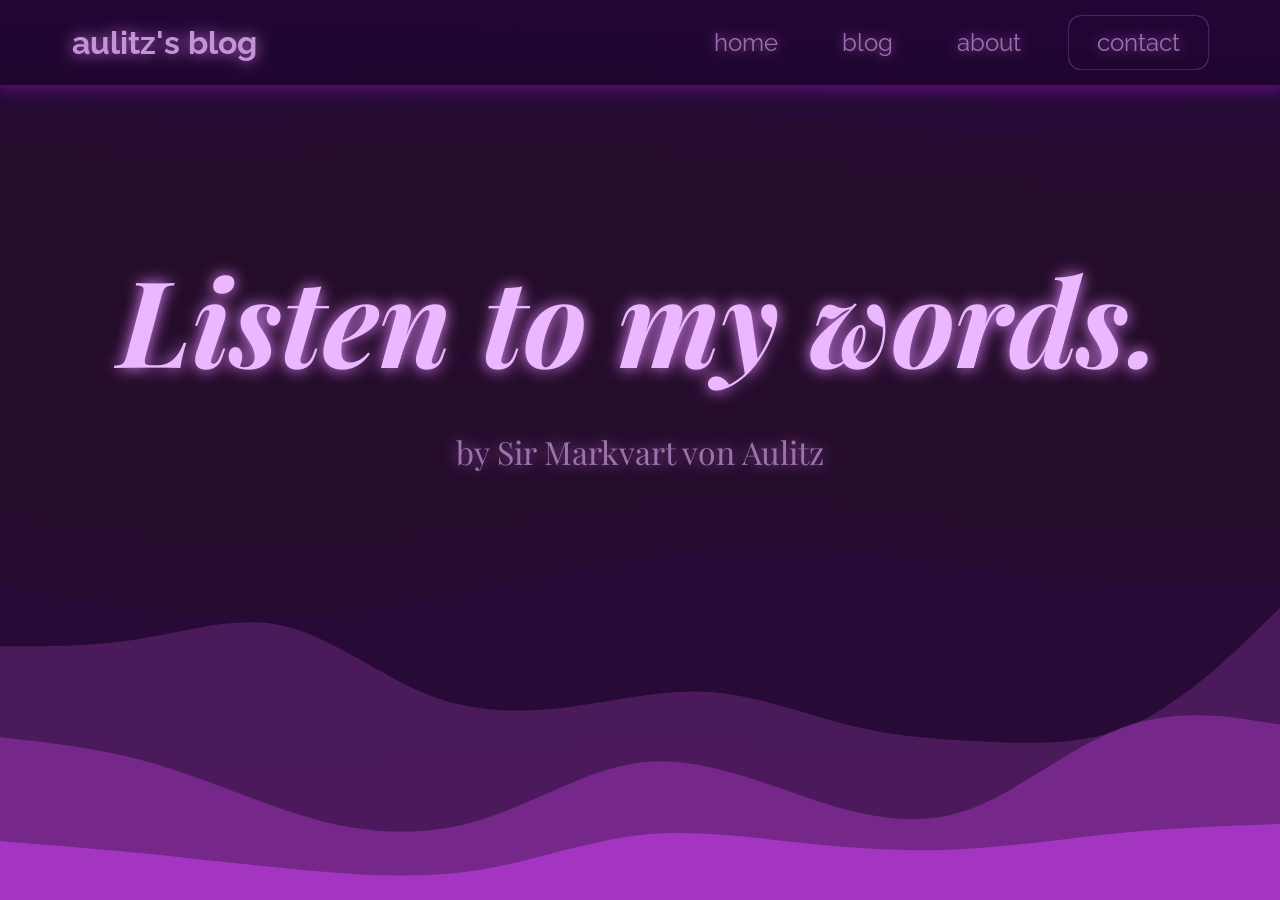
<file: index.html>
<!DOCTYPE html>
<html lang="en">
<head>
    <meta charset="UTF-8">
    <meta name="viewport" content="width= initial-scale=1.0">
    <style>:root { --wave-bottom: -4rem; }</style>
    <link rel="stylesheet" href="styles/main.css">
    <title>aulitz's blog</title>
</head>
<body>
    <nav>
        <ul class="navbar">
            <h1>aulitz's blog</h1>
            <li><a href="index.html">home</a></li>
            <li><a href="blogs.html">blog</a></li>
            <li><a href="about.html">about</a></li>
            <li class="contact-button"><a href="contact.html">contact</a></li>
        </ul>
    </nav>

    <div class="hero-text">
        <h1>Listen to my words.</h1>
        <h2>by Sir Markvart von Aulitz</h2>
    </div>

    <img class="waves" id="wave3" src="img/wave3.svg" alt="waves">
    <img class="waves" id="wave2" src="img/wave2.svg" alt="waves">
    <img class="waves" id="wave1" src="img/wave1.svg" alt="waves">
</body>
</html>
</file>
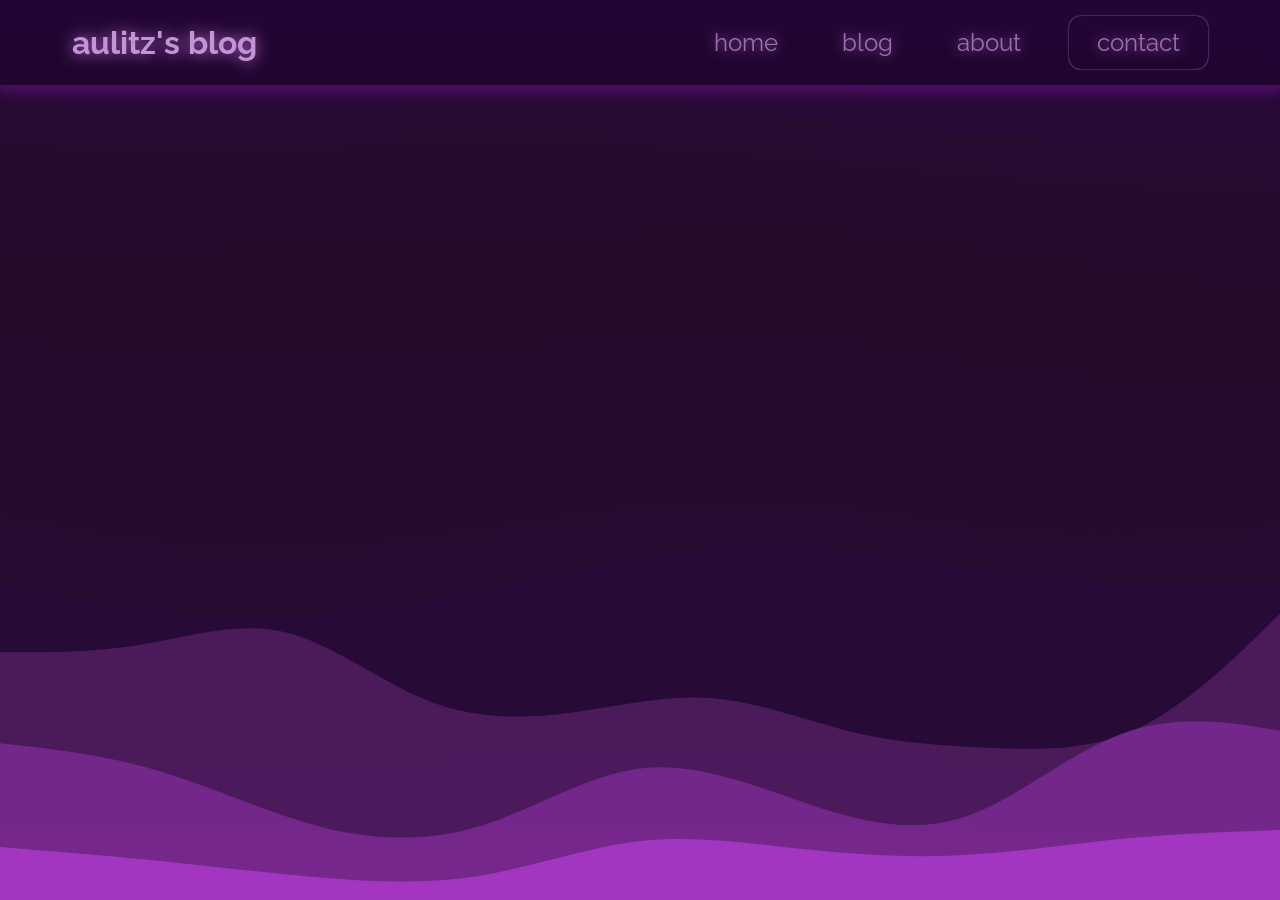
<file: src/index.html>
<!DOCTYPE html>
<html lang="en">
<head>
    <meta charset="UTF-8">
    <meta name="viewport" content="width= initial-scale=1.0">
    <link rel="stylesheet" href="../styles/main.css">
    <title>freg's blog</title>
</head>
<body>
    <nav>
        <ul class="navbar">
            <h1>aulitz's blog</h1>
            <li><a href="/src/index.html">home</a></li>
            <li><a href="/src/blogs.html">blog</a></li>
            <li><a href="/src/about.html">about</a></li>
            <li class="contact-button"><a href="/src/contact.html">contact</a></li>
        </ul>
    </nav>
    <img class="waves" src="../img/wave3.svg" alt="waves">
    <img class="waves" src="../img/wave2.svg" alt="waves">
    <img class="waves" src="../img/wave1.svg" alt="waves">
</body>
</html>
</file>
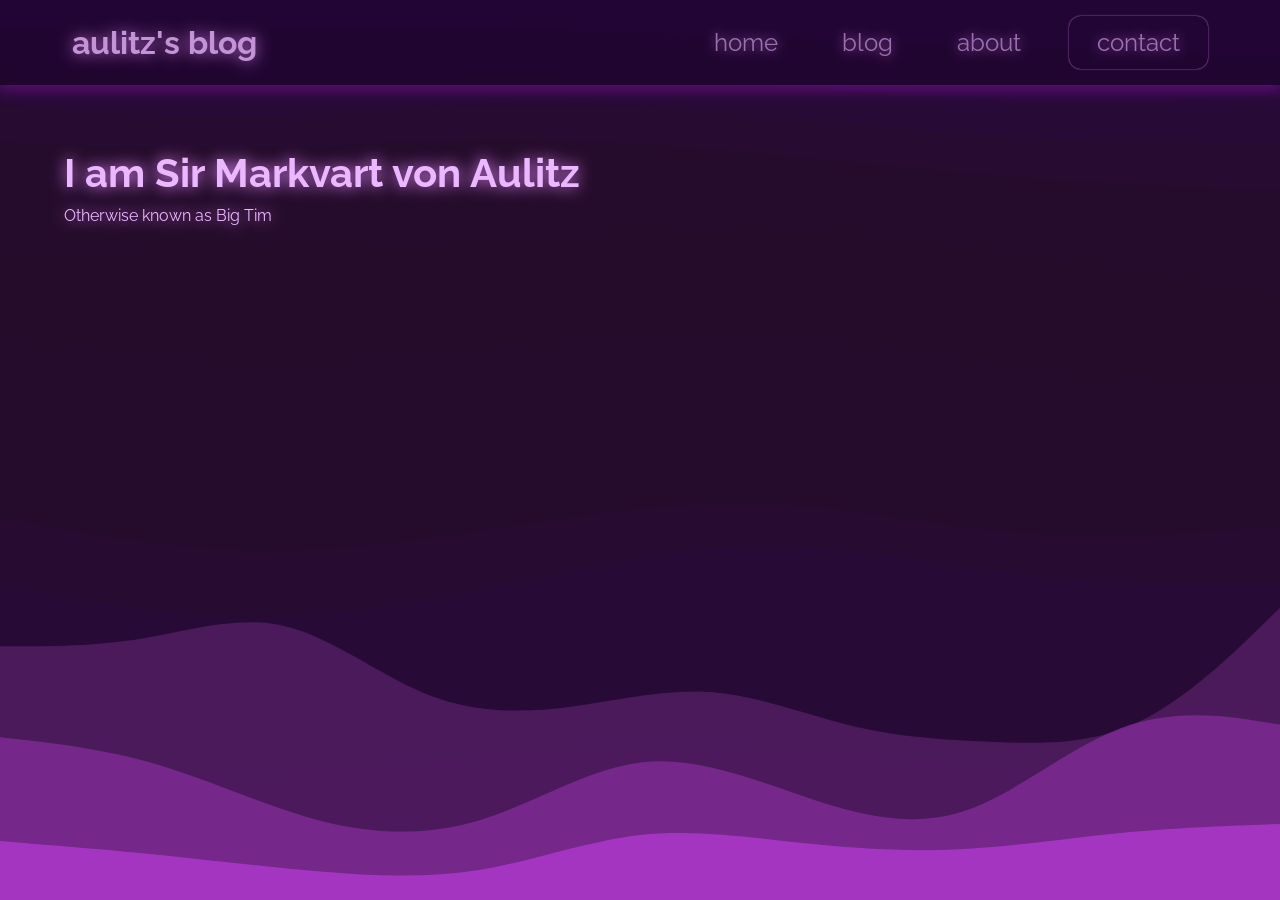
<file: about.html>
<!DOCTYPE html>
<html lang="en">
<head>
    <meta charset="UTF-8">
    <meta name="viewport" content="width= initial-scale=1.0">
    <style>:root { --wave-bottom: -4rem; }</style>
    <link rel="stylesheet" href="styles/main.css">
    <title>aulitz's blog - about</title>
</head>
<body>
    <nav>
        <ul class="navbar">
            <h1>aulitz's blog</h1>
            <li><a href="index.html">home</a></li>
            <li><a href="blogs.html">blog</a></li>
            <li><a href="about.html">about</a></li>
            <li class="contact-button"><a href="contact.html">contact</a></li>
        </ul>
    </nav>

    <nav class="info-container">
        <h1>I am Sir Markvart von Aulitz</h1>
        <br><p>Otherwise known as Big Tim</p>
    </nav>

    <img class="waves" id="wave3" src="img/wave3.svg" alt="waves">
    <img class="waves" id="wave2" src="img/wave2.svg" alt="waves">
    <img class="waves" id="wave1" src="img/wave1.svg" alt="waves">
</body>
</html>
</file>
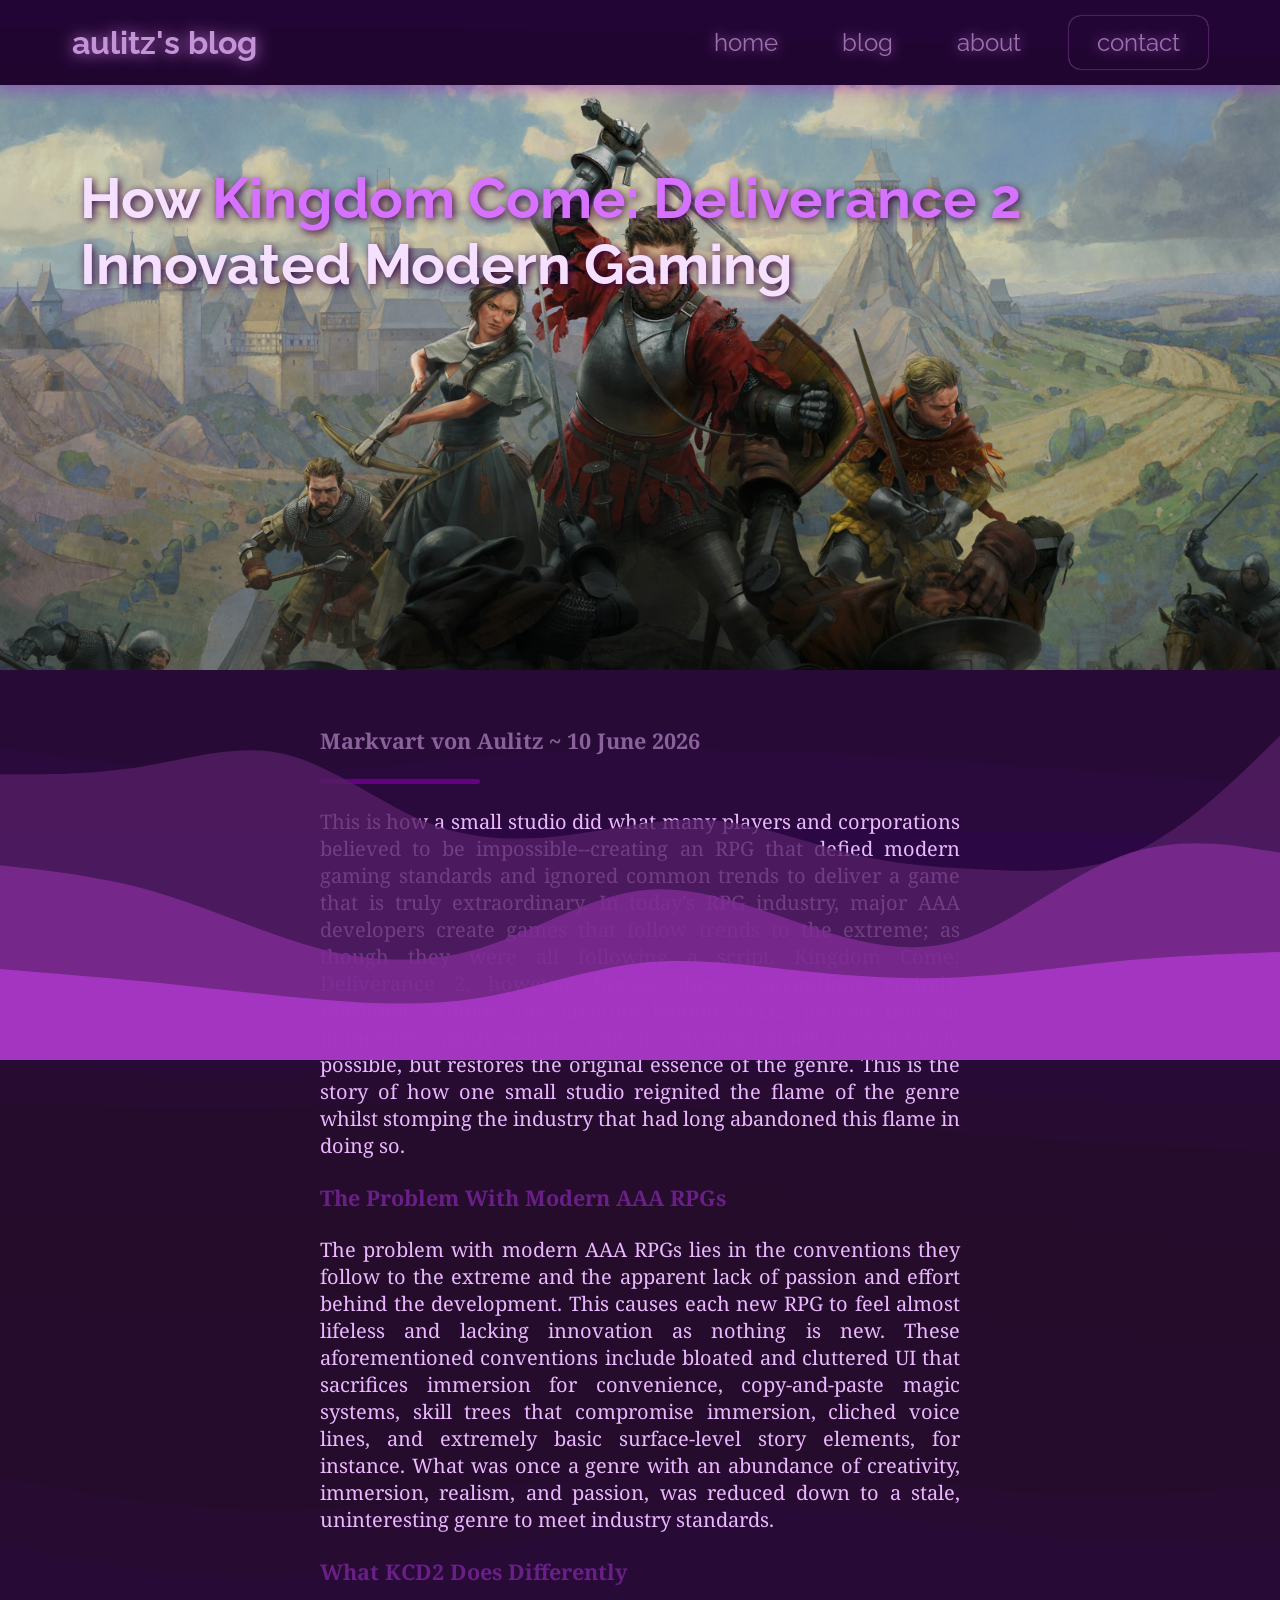
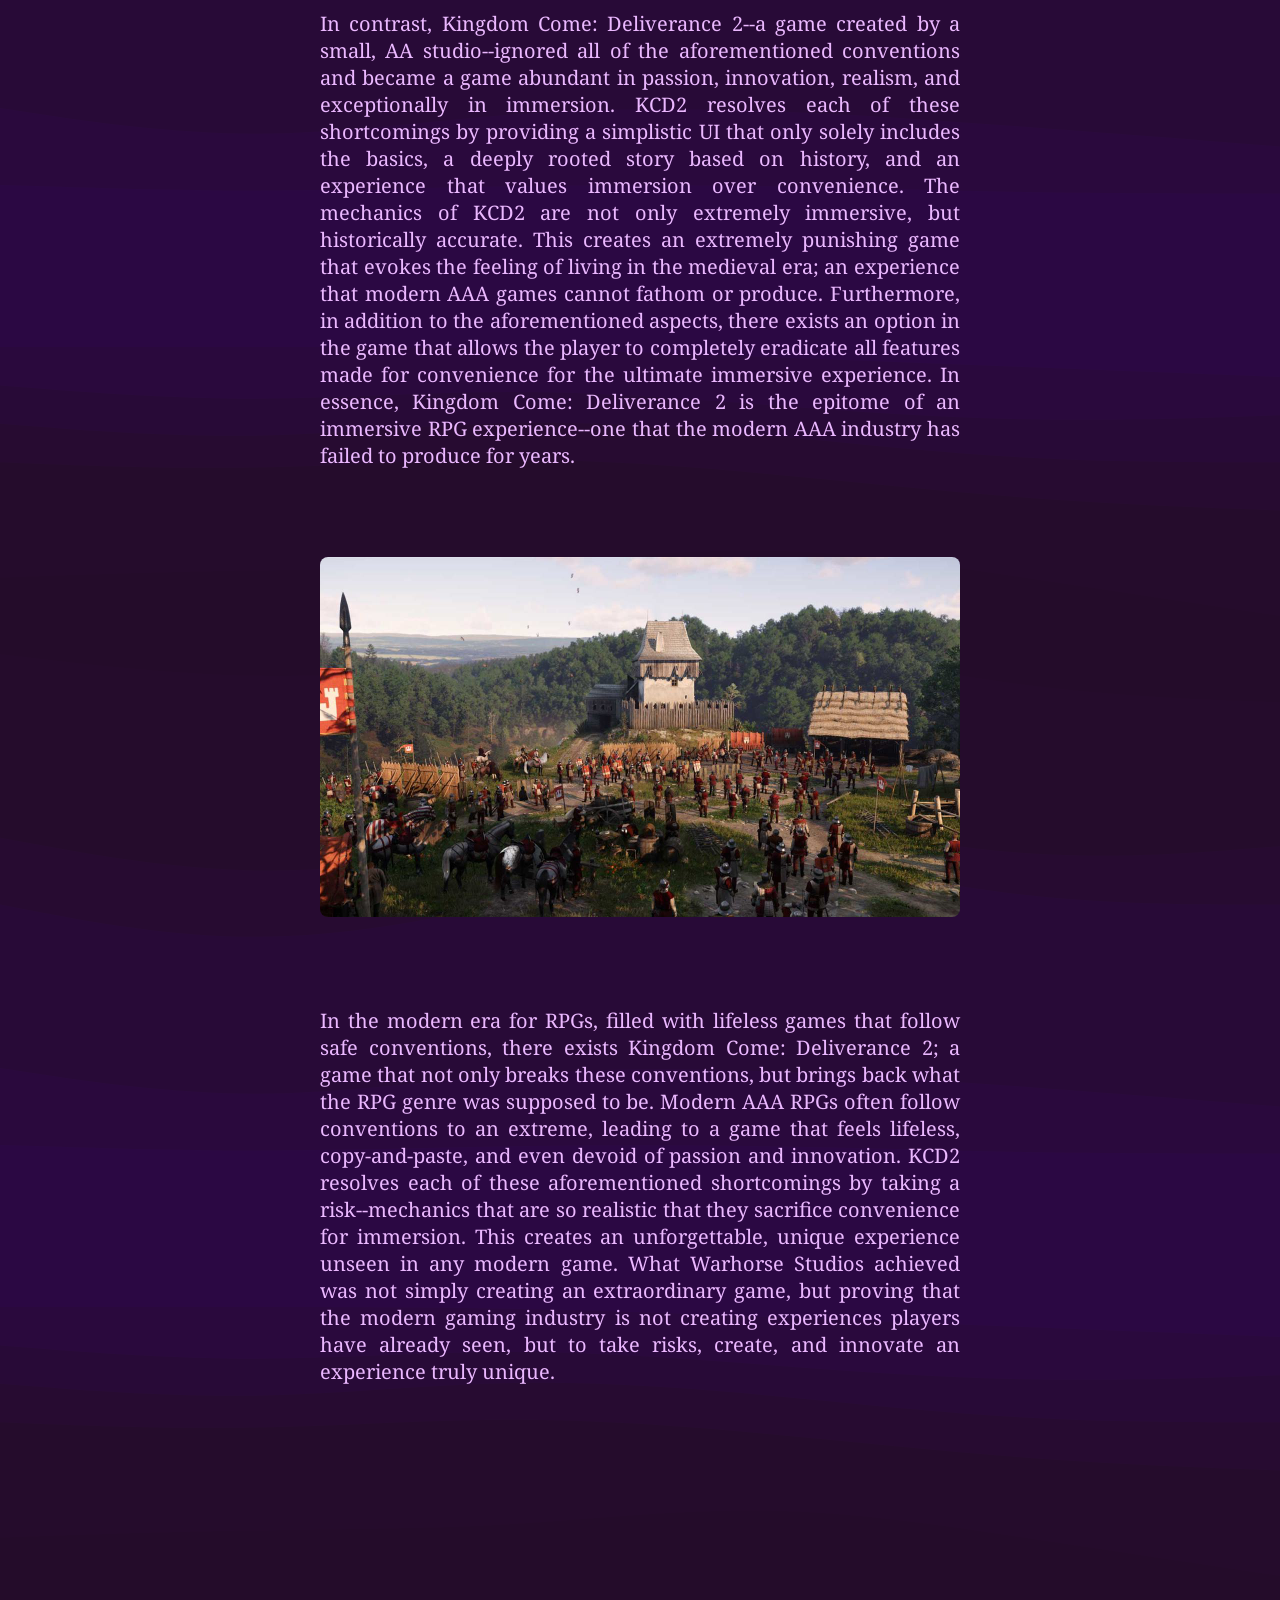
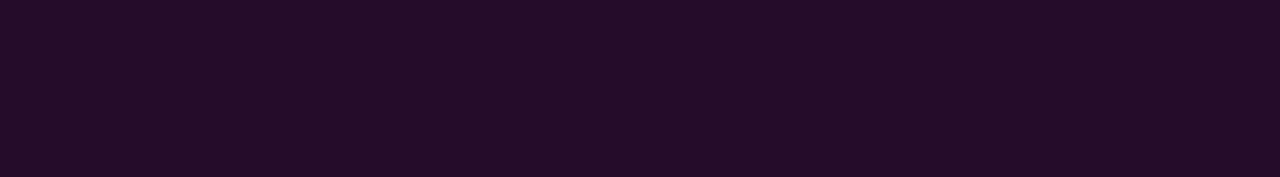
<file: blogs.html>
<!DOCTYPE html>
<html lang="en">
<head>
    <meta charset="UTF-8">
    <meta name="viewport" content="width= initial-scale=1.0">
    <style>:root { --wave-bottom: -20rem; }</style>
    <link rel="stylesheet" href="styles/main.css">
    <title>aulitz's blog - blog</title>
</head>
<body>
    <nav>
        <ul class="navbar">
            <h1>aulitz's blog</h1>
            <li><a href="index.html">home</a></li>
            <li><a href="blogs.html">blog</a></li>
            <li><a href="about.html">about</a></li>
            <li class="contact-button"><a href="contact.html">contact</a></li>
        </ul>
    </nav>

    <div class="hero-blog">
        <img src="img/kcd2.jpg" id="img1" alt="kcd2-background1">
        <h2>How <a>Kingdom Come: Deliverance 2</a><br> Innovated Modern Gaming</h2>
    </div>

    <div class="text-container">
        <div class="text">
            <h4>Markvart von Aulitz ~ 10 June 2026</h4>
            <div id="line"></div>
            <p>
                This is how a small studio did what many players and corporations believed to be impossible--creating an RPG that defied modern gaming standards and ignored common trends to deliver a game that is truly extraordinary. In today’s RPG industry, major AAA developers create games that follow trends to the extreme; as though they were all following a script. Kingdom Come: Deliverance 2, however, breaks these conventions entirely. Warhorse Studios, the creators behind KCD2, proved that an immersive, highly realistic, and unconventional RPG was not only possible, but restores the original essence of the genre. This is the story of how one small studio reignited the flame of the genre whilst stomping the industry that had long abandoned this flame in doing so.
            </p>
            <h3>The Problem With Modern AAA RPGs</h3>
            <p>
                The problem with modern AAA RPGs lies in the conventions they follow to the extreme and the apparent lack of passion and effort behind the development. This causes each new RPG to feel almost lifeless and lacking innovation as nothing is new. These aforementioned conventions include bloated and cluttered UI that sacrifices immersion for convenience, copy-and-paste magic systems, skill trees that compromise immersion, cliched voice lines, and extremely basic surface-level story elements, for instance. What was once a genre with an abundance of creativity, immersion, realism, and passion, was reduced down to a stale, uninteresting genre to meet industry standards.
            </p>
            <h3>What KCD2 Does Differently</h3>
            <p>
                In contrast, Kingdom Come: Deliverance 2--a game created by a small, AA studio--ignored all of the aforementioned conventions and became a game abundant in passion, innovation, realism, and exceptionally in immersion. KCD2 resolves each of these shortcomings by providing a simplistic UI that only solely includes the basics, a deeply rooted story based on history, and an experience that values immersion over convenience. The mechanics of KCD2 are not only extremely immersive, but historically accurate. This creates an extremely punishing game that evokes the feeling of living in the medieval era; an experience that modern AAA games cannot fathom or produce. Furthermore, in addition to the aforementioned aspects, there exists an option in the game that allows the player to completely eradicate all features made for convenience for the ultimate immersive experience. In essence, Kingdom Come: Deliverance 2 is the epitome of an immersive RPG experience--one that the modern AAA industry has failed to produce for years.
            </p>
            <img src="img/kcd2-war.jpg" alt="fight">
            <p>
                In the modern era for RPGs, filled with lifeless games that follow safe conventions, there exists Kingdom Come: Deliverance 2; a game that not only breaks these conventions, but brings back what the RPG genre was supposed to be. Modern AAA RPGs often follow conventions to an extreme, leading to a game that feels lifeless, copy-and-paste, and even devoid of passion and innovation. KCD2 resolves each of these aforementioned shortcomings by taking a risk--mechanics that are so realistic that they sacrifice convenience for immersion. This creates an unforgettable, unique experience unseen in any modern game. What Warhorse Studios achieved was not simply creating an extraordinary game, but proving that the modern gaming industry is not creating experiences players have already seen, but to take risks, create, and innovate an experience truly unique.
            </p>
        </div>
    </div>

    <img class="waves" class="wave-blog" id="wave3" src="img/wave3.svg" alt="waves">
    <img class="waves" class="wave-blog" id="wave2" src="img/wave2.svg" alt="waves">
    <img class="waves" class="wave-blog" id="wave1" src="img/wave1.svg" alt="waves">
</body>
</html>
</file>
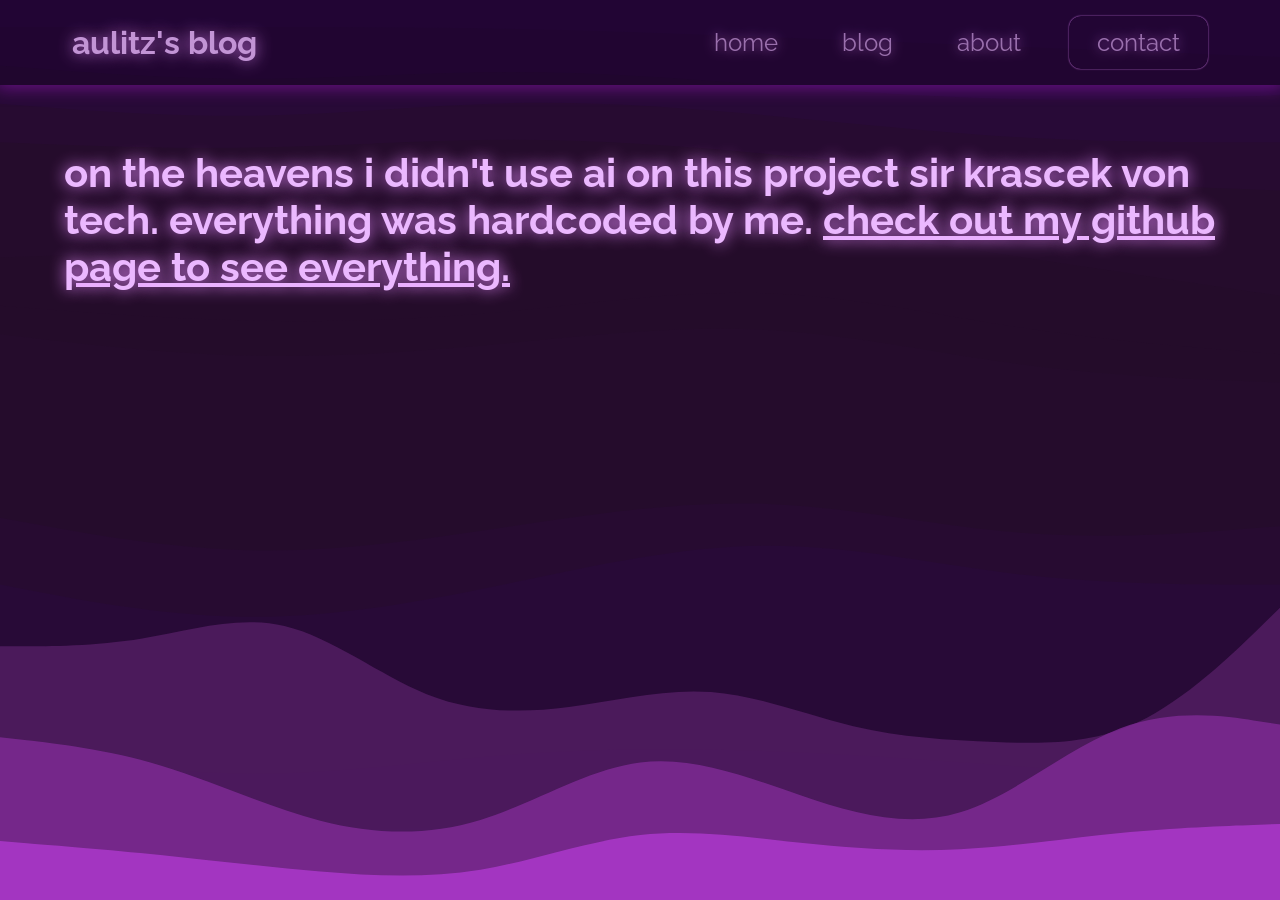
<file: contact.html>
<!DOCTYPE html>
<html lang="en">
<head>
    <meta charset="UTF-8">
    <meta name="viewport" content="width= initial-scale=1.0">
    <style>:root { --wave-bottom: -4rem; }</style>
    <link rel="stylesheet" href="styles/main.css">
    <title>aulitz' blog - contact</title>
</head>
<body>
    <nav>
        <ul class="navbar">
            <h1>aulitz's blog</h1>
            <li><a href="index.html">home</a></li>
            <li><a href="blogs.html">blog</a></li>
            <li><a href="about.html">about</a></li>
            <li class="contact-button"><a href="contact.html">contact</a></li>
        </ul>
    </nav>
    
    <div class="info-container">
        <h1>on the heavens i didn't use ai on this project sir krascek von tech. everything was hardcoded by me. <a href="https://github.com/AkiTheFish/aulitz-blog">check out my github page to see everything.</a></h1>
    </div>

    <img class="waves" id="wave3" src="img/wave3.svg" alt="waves">
    <img class="waves" id="wave2" src="img/wave2.svg" alt="waves">
    <img class="waves" id="wave1" src="img/wave1.svg" alt="waves">
</body>
</html>
</file>
<file: styles/main.css>
@import url('https://fonts.googleapis.com/css2?family=Raleway:ital,wght@0,100..900;1,100..900&display=swap');
@import url('https://fonts.googleapis.com/css2?family=Playfair+Display:ital,wght@0,400..900;1,400..900&family=Raleway:ital,wght@0,100..900;1,100..900&display=swap');
@import url('https://fonts.googleapis.com/css2?family=Noto+Serif:ital,wght@0,100..900;1,100..900&display=swap');

:root {
    font-size: 8px;
    background-image: url("../img/bg.svg");
    background-repeat: repeat-y;
    background-size: cover;
    overflow-x: hidden;
}

* {
    margin: 0;
    padding: 0;
    font-family: "Raleway";
    color: white;
}

::-webkit-scrollbar {
    display: none;
}

body {
    position: relative;
    width: 100vw;
    height: 100vh;
}

.navbar {
    padding-left: 7rem;
    padding-right: 7rem;
    display: flex;
    justify-content: flex-end;
    align-items: center;

    background-color: #18042577;

    list-style: none;

    box-shadow: 0 0 2rem 0.4rem #a318ca84;
}

.navbar * {
    margin: 2rem;
    text-decoration: none;
    font-size: 3rem;
    text-shadow: 0 0 2rem #e68aff;
}

.navbar li a {
    color: rgb(235, 184, 255);
    text-shadow: 0 0 1.5rem #e68aff;

    opacity: 0.6;

    transition: 0.3s;
}

.navbar li a:hover {
    text-shadow:
        0 0 0.125rem #fff,
        0 0 0.25rem  #e68aff,
        0 0 0.5rem   #e68affdd,
        0 0 1rem     #e68affcc,
        0 0 2rem     #e68affaa,
        0 0 4rem     #e68aff77,
        0 0 8rem     #e68aff44;
    opacity: 1;
}

.navbar .contact-button {
    padding: 1.5rem;

    border-radius: 1.5rem;
    box-shadow: 0 0 0.2rem #e68aff;
}
.navbar h1 {
    margin-right: auto;
    font-size: 4rem;

    opacity: 80%;

    color: #ebb8ff;
}

.hero-text {
    width: 100vw;
    height: 60vh;
    display: flex;
    justify-content: center;
    align-items: center;
    flex-direction: column;
}

.hero-text * {
    color: #ebb8ff;
    text-shadow: 0 0 2rem #e68aff;
}

.hero-text h1 {
    font-family: "Playfair Display";
    font-weight: bold;
    font-style: italic;
    font-size: 15rem;

    text-align: center;

    animation: hero-in 3s ease-out both;
}

.hero-text h2 {
    font-family: "Playfair Display";
    font-weight: lighter;
    font-size: 4rem;
    margin-top: 4rem;

    animation: hero-sub-in 3s ease-out both;
    animation-delay: 1s;

    opacity: 60%;
}

@keyframes hero-in {
    0% {
        opacity: 0%;
        transform: translateY(20vh);
    }

    30% {
        opacity: 0%;
    }

    100% {
        opacity: 100%;
        transform: translate(0);
    }
}

@keyframes hero-sub-in {
    0% {
        opacity: 0%;
        transform: translateY(20vh);
    }

    30% {
        opacity: 0%;
    }

    100% {
        opacity: 60%;
        transform: translate(0);
    }
}

.waves {
    position: fixed;
    width: 100%;
    background-size: cover;
    background-position: center;
    z-index: -1;
    left: 0;
    bottom: var(--wave-bottom);
    opacity: 80%;

}

#wave1 {
    animation: wave-enter 1.5s ease-out both;
}
#wave2 {
    animation: wave-enter 1.5s ease-out both;
    animation-delay: 0.5s;
}
#wave3 {
    animation: wave-enter 1.5s ease-out both;
    animation-delay: 1s;
}

@keyframes wave-enter {
    0% {
        transform: translateY(70vh);
    }
    100% {
        transform: translateY(0);
    }
}

.text-container {
    width: 100vw;

    display: flex;
    justify-content: center;
}

.text {
    width: clamp(3vw, 50vw, 90vw);
    padding: 4rem;

    text-align: justify;
}

.text * {
    position: relative;

    font-family: "Noto Serif";
    z-index: -2;

    margin: 3rem 0 3rem 0;

    animation: fade-in 3s ease;

    color: #ebb8ff;
}

.hero-blog {
    position: relative;
    display: grid;
}

.hero-blog h2 {
    position: relative;

    margin: 10rem;

    grid-area: 1 / 1;
    z-index: 1;

    text-align: left;
    color: #f6e0ff;
    font-size: 7rem;

    text-shadow: 0.2rem 0.2rem 1rem #330041;

    animation: hero-text 1.5s ease-out forwards;
}

.hero-blog a {
    color: #d771ff;
}

.text h4 {
    font-size: 2.7rem;
    opacity: 50%;
}

.text h3 {
    font-size: 2.7rem;
    color: #691f86;
}

.text p {
    font-size: 2.5rem;
}

.text p:last-child {
    margin-bottom: 40vh;
}

#line {
    background-color: #650081;

    height: 0.65rem;
    width: 20rem;
    border-radius: 3rem;
}

#img1 {
    position: relative;
    z-index: -1;

    grid-area: 1 / 1;

    width: 100vw;
    height: 65vh;

    object-fit: cover;
}

.text img {
    width: inherit;
    margin: 8rem 0 8rem 0;
    border-radius: 1rem;
}

@keyframes hero-text {
    from {
        opacity: 0;
        transform: translateX(-100vw);
    }
    50% {
        opacity: 0;
    }
    to {
        opacity: 1;
        transform: translate(0);
    }
}

@keyframes fade-in {
    from {
        opacity: 0;
        transform: translateY(40rem);
    }
    to {
        opacity: 1;
        transform: translate(0);
    }
}

.info-container {
    margin: 8rem;
}

.info-container * {
    color: #ebb8ff;
    text-shadow: 0 0 2rem #e68aff;

    font-size: 5rem;
}

.info-container p {
    font-size: 2rem;
}
</file>
